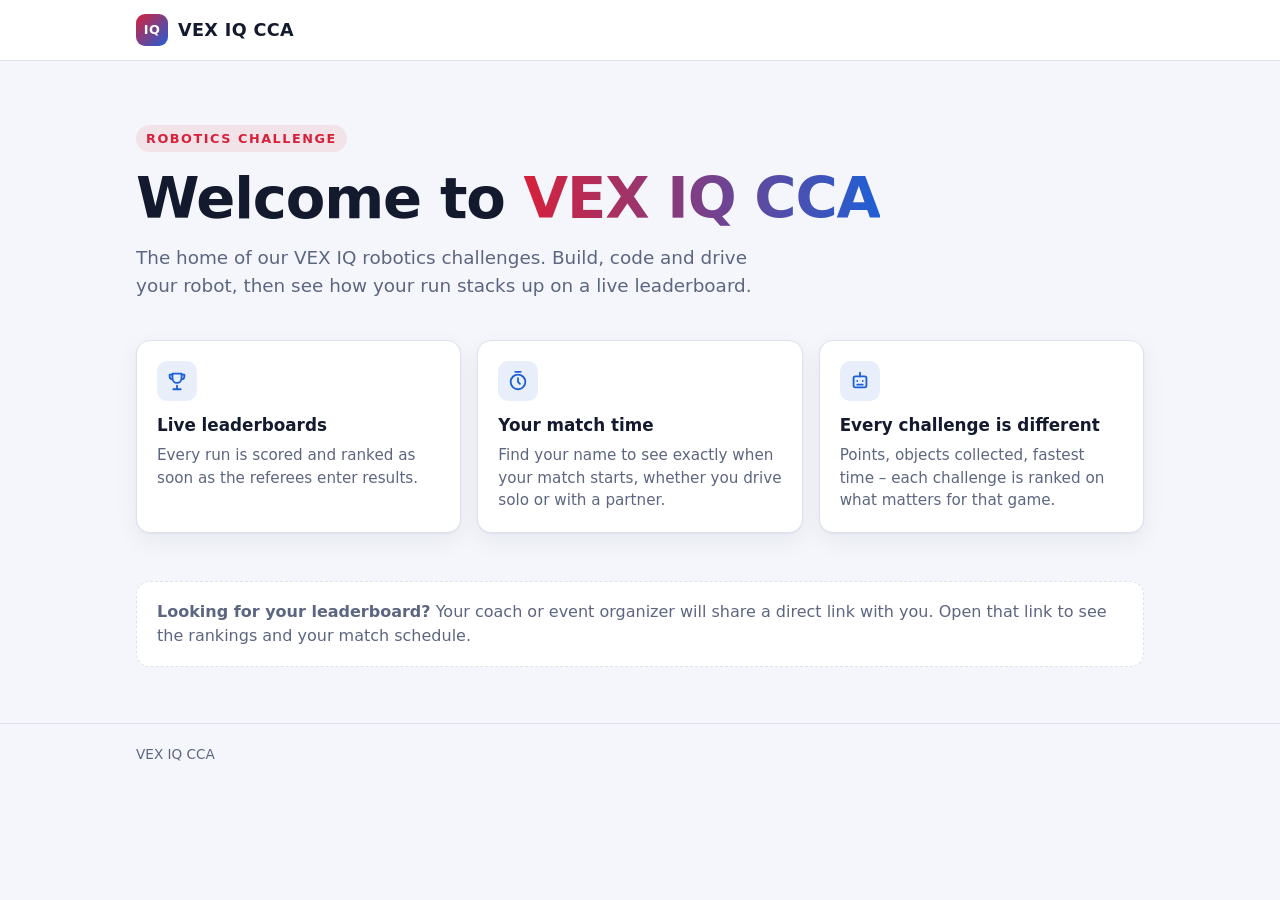
<file: index.html>
<!doctype html>
<html lang="en">
<head>
  <meta charset="utf-8">
  <meta name="viewport" content="width=device-width, initial-scale=1">
  <title>VEX IQ CCA</title>
  <meta name="description" content="VEX IQ CCA – live leaderboards and match schedules for VEX IQ robotics challenges.">
  <link rel="icon" href="data:image/svg+xml,%3Csvg xmlns='http://www.w3.org/2000/svg' viewBox='0 0 32 32'%3E%3Crect width='32' height='32' rx='8' fill='%23d6213a'/%3E%3Ctext x='16' y='21' font-family='Arial' font-weight='900' font-size='12' fill='white' text-anchor='middle'%3EIQ%3C/text%3E%3C/svg%3E">
  <link rel="stylesheet" href="assets/style.css">
</head>
<body>
  <header class="site-header">
    <div class="wrap">
      <span class="brand"><span class="brand-mark">IQ</span> VEX IQ CCA</span>
    </div>
  </header>

  <main class="wrap">
    <section class="hero">
      <span class="eyebrow">Robotics Challenge</span>
      <h1>Welcome to <span>VEX IQ CCA</span></h1>
      <p class="lead">
        The home of our VEX IQ robotics challenges. Build, code and drive your robot,
        then see how your run stacks up on a live leaderboard.
      </p>
    </section>

    <section class="features" aria-label="What you will find here">
      <div class="feature">
        <div class="icon" aria-hidden="true">
          <svg width="22" height="22" viewBox="0 0 24 24" fill="none" stroke="currentColor" stroke-width="2" stroke-linecap="round" stroke-linejoin="round"><path d="M8 21h8M12 17v4M7 4h10v5a5 5 0 0 1-10 0V4z"/><path d="M17 5h3v2a3 3 0 0 1-3 3M7 5H4v2a3 3 0 0 0 3 3"/></svg>
        </div>
        <h3>Live leaderboards</h3>
        <p>Every run is scored and ranked as soon as the referees enter results.</p>
      </div>
      <div class="feature">
        <div class="icon" aria-hidden="true">
          <svg width="22" height="22" viewBox="0 0 24 24" fill="none" stroke="currentColor" stroke-width="2" stroke-linecap="round" stroke-linejoin="round"><circle cx="12" cy="13" r="8"/><path d="M12 9v4l2 2M9 2h6"/></svg>
        </div>
        <h3>Your match time</h3>
        <p>Find your name to see exactly when your match starts, whether you drive solo or with a partner.</p>
      </div>
      <div class="feature">
        <div class="icon" aria-hidden="true">
          <svg width="22" height="22" viewBox="0 0 24 24" fill="none" stroke="currentColor" stroke-width="2" stroke-linecap="round" stroke-linejoin="round"><rect x="5" y="7" width="14" height="12" rx="2"/><path d="M12 3v4M9 12h.01M15 12h.01M9 16h6"/></svg>
        </div>
        <h3>Every challenge is different</h3>
        <p>Points, objects collected, fastest time – each challenge is ranked on what matters for that game.</p>
      </div>
    </section>

    <div class="note">
      <strong>Looking for your leaderboard?</strong>
      Your coach or event organizer will share a direct link with you. Open that link to see the
      rankings and your match schedule.
    </div>
  </main>

  <footer class="site-footer">
    <div class="wrap">VEX IQ CCA</div>
  </footer>
</body>
</html>
</file>
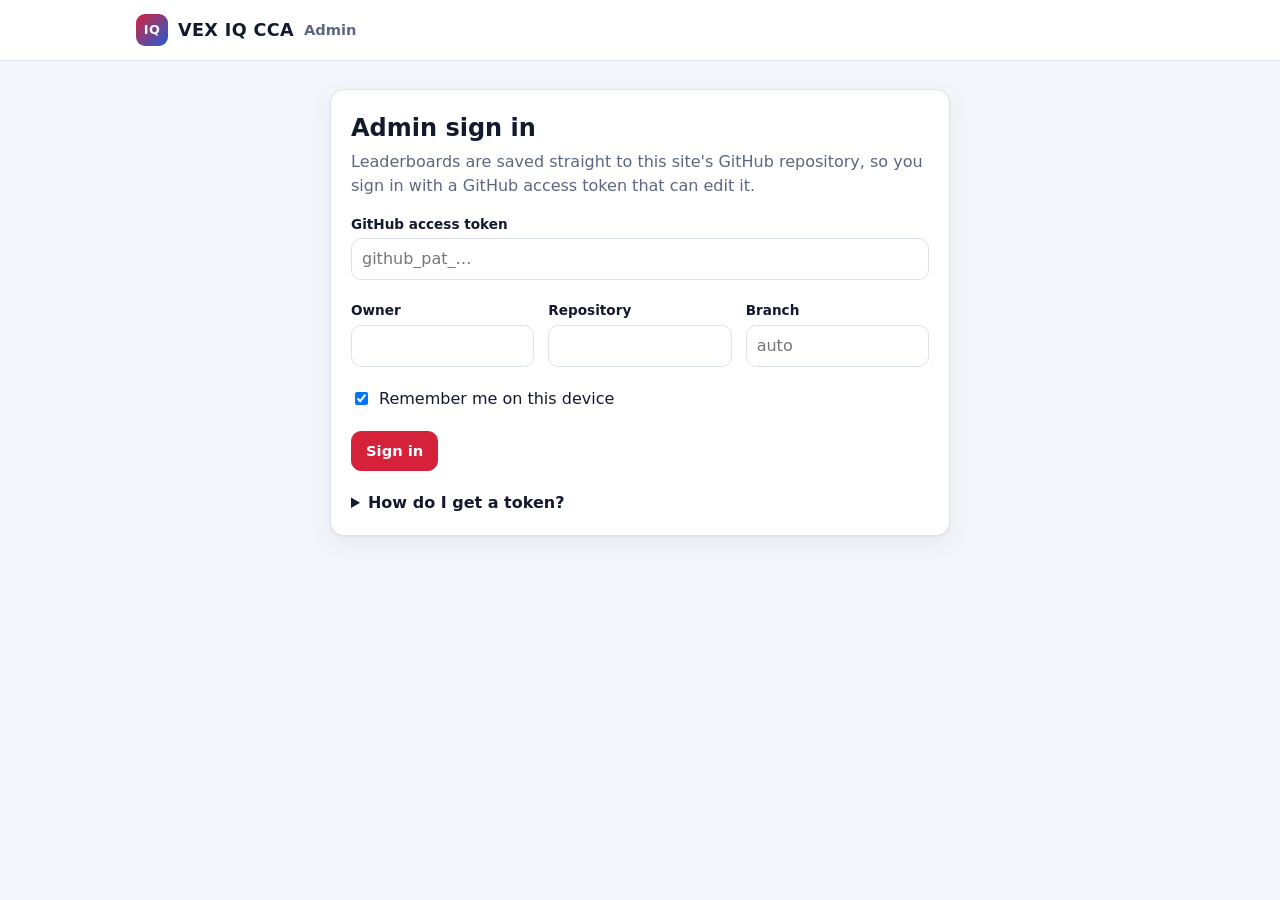
<file: admin/index.html>
<!doctype html>
<html lang="en">
<head>
  <meta charset="utf-8">
  <meta name="viewport" content="width=device-width, initial-scale=1">
  <meta name="robots" content="noindex, nofollow">
  <title>Admin · VEX IQ CCA</title>
  <link rel="icon" href="data:image/svg+xml,%3Csvg xmlns='http://www.w3.org/2000/svg' viewBox='0 0 32 32'%3E%3Crect width='32' height='32' rx='8' fill='%231f5fd6'/%3E%3Ctext x='16' y='21' font-family='Arial' font-weight='900' font-size='12' fill='white' text-anchor='middle'%3EIQ%3C/text%3E%3C/svg%3E">
  <link rel="stylesheet" href="../assets/style.css">
</head>
<body>
  <header class="site-header">
    <div class="wrap">
      <span class="brand"><span class="brand-mark">IQ</span> VEX IQ CCA <small>Admin</small></span>
      <div class="row" id="header-actions"></div>
    </div>
  </header>

  <main class="wrap admin-main" id="admin"></main>

  <script src="../assets/common.js"></script>
  <script src="../assets/admin.js"></script>
</body>
</html>
</file>
<file: assets/style.css>
:root {
  --bg: #f4f6fb;
  --surface: #ffffff;
  --surface-2: #eef1f8;
  --border: #dde2ee;
  --text: #141a2e;
  --muted: #5d6680;
  --accent: #d6213a;
  --accent-2: #1f5fd6;
  --accent-soft: rgba(214, 33, 58, 0.09);
  --blue-soft: rgba(31, 95, 214, 0.1);
  --good: #13854a;
  --good-soft: rgba(19, 133, 74, 0.12);
  --warn: #b26a00;
  --gold: #c99a06;
  --silver: #8a94a6;
  --bronze: #b06a3b;
  --shadow: 0 1px 2px rgba(20, 26, 46, 0.06), 0 8px 24px rgba(20, 26, 46, 0.06);
  --radius: 14px;
  color-scheme: light;
}

@media (prefers-color-scheme: dark) {
  :root {
    --bg: #0c1020;
    --surface: #141a2e;
    --surface-2: #1b2340;
    --border: #2a3354;
    --text: #eef1fa;
    --muted: #98a2c0;
    --accent: #ff4d63;
    --accent-2: #5b8dff;
    --accent-soft: rgba(255, 77, 99, 0.13);
    --blue-soft: rgba(91, 141, 255, 0.14);
    --good: #3ccf84;
    --good-soft: rgba(60, 207, 132, 0.14);
    --warn: #ffb547;
    --gold: #f5c84c;
    --silver: #b8c2d6;
    --bronze: #d99161;
    --shadow: 0 1px 2px rgba(0, 0, 0, 0.3), 0 8px 24px rgba(0, 0, 0, 0.25);
    color-scheme: dark;
  }
}

* { box-sizing: border-box; }

html, body { margin: 0; }

body {
  background: var(--bg);
  color: var(--text);
  font-family: system-ui, -apple-system, "Segoe UI", Roboto, "Helvetica Neue", Arial, sans-serif;
  line-height: 1.5;
  -webkit-font-smoothing: antialiased;
}

a { color: var(--accent-2); }

.wrap { max-width: 1040px; margin: 0 auto; padding: 0 16px; }

/* ---------- Header ---------- */
.site-header {
  border-bottom: 1px solid var(--border);
  background: var(--surface);
}
.site-header .wrap {
  display: flex; align-items: center; justify-content: space-between;
  gap: 12px; min-height: 60px;
}
.brand {
  display: flex; align-items: center; gap: 10px;
  font-weight: 800; letter-spacing: 0.02em; font-size: 1.1rem;
  color: var(--text); text-decoration: none;
}
.brand-mark {
  width: 32px; height: 32px; border-radius: 9px;
  display: grid; place-items: center;
  background: linear-gradient(135deg, var(--accent), var(--accent-2));
  color: #fff; font-size: 0.8rem; font-weight: 900;
}
.brand small { color: var(--muted); font-weight: 600; letter-spacing: 0; }

/* ---------- Hero / intro ---------- */
.hero { padding: 64px 0 40px; }
.hero .eyebrow {
  display: inline-block; font-size: 0.8rem; font-weight: 700; letter-spacing: 0.12em;
  text-transform: uppercase; color: var(--accent);
  background: var(--accent-soft); padding: 4px 10px; border-radius: 999px;
}
.hero h1 {
  font-size: clamp(2.2rem, 6vw, 3.6rem); line-height: 1.08; margin: 16px 0 14px;
  letter-spacing: -0.02em;
}
.hero h1 span {
  background: linear-gradient(90deg, var(--accent), var(--accent-2));
  -webkit-background-clip: text; background-clip: text; color: transparent;
}
.hero p.lead { font-size: 1.15rem; color: var(--muted); max-width: 640px; margin: 0; }

.features {
  display: grid; grid-template-columns: repeat(auto-fit, minmax(220px, 1fr));
  gap: 16px; padding-bottom: 48px;
}
.feature {
  background: var(--surface); border: 1px solid var(--border);
  border-radius: var(--radius); padding: 20px; box-shadow: var(--shadow);
}
.feature .icon {
  width: 40px; height: 40px; border-radius: 10px; display: grid; place-items: center;
  background: var(--blue-soft); color: var(--accent-2); margin-bottom: 12px;
}
.feature h3 { margin: 0 0 6px; font-size: 1.05rem; }
.feature p { margin: 0; color: var(--muted); font-size: 0.95rem; }

.note {
  background: var(--surface); border: 1px dashed var(--border); border-radius: var(--radius);
  padding: 18px 20px; color: var(--muted); margin-bottom: 56px;
}

.site-footer {
  border-top: 1px solid var(--border); color: var(--muted); font-size: 0.85rem;
  padding: 20px 0 32px;
}

/* ---------- Generic UI ---------- */
.card {
  background: var(--surface); border: 1px solid var(--border);
  border-radius: var(--radius); box-shadow: var(--shadow);
}
.card-pad { padding: 20px; }

.btn {
  appearance: none; border: 1px solid var(--border); background: var(--surface);
  color: var(--text); font: inherit; font-weight: 600; font-size: 0.92rem;
  padding: 8px 14px; border-radius: 10px; cursor: pointer;
  display: inline-flex; align-items: center; gap: 6px; text-decoration: none;
  white-space: nowrap;
}
.btn:hover { background: var(--surface-2); }
.btn:disabled { opacity: 0.55; cursor: not-allowed; }
.btn-primary { background: var(--accent); border-color: var(--accent); color: #fff; }
.btn-primary:hover { background: var(--accent); filter: brightness(1.08); }
.btn-blue { background: var(--accent-2); border-color: var(--accent-2); color: #fff; }
.btn-blue:hover { background: var(--accent-2); filter: brightness(1.08); }
.btn-ghost { background: transparent; border-color: transparent; }
.btn-danger { color: var(--accent); }
.btn-sm { padding: 5px 10px; font-size: 0.85rem; border-radius: 8px; }
.btn-icon { padding: 6px 8px; }

input[type="text"], input[type="number"], input[type="password"], input[type="search"],
input[type="datetime-local"], select, textarea {
  font: inherit; color: var(--text); background: var(--surface);
  border: 1px solid var(--border); border-radius: 10px; padding: 8px 10px;
  width: 100%; min-width: 0;
}
textarea { resize: vertical; min-height: 70px; }
input:focus, select:focus, textarea:focus, .btn:focus-visible {
  outline: 2px solid var(--accent-2); outline-offset: 1px; border-color: transparent;
}
input.invalid { border-color: var(--accent); background: var(--accent-soft); }

label.field { display: block; }
label.field > span { display: block; font-size: 0.85rem; font-weight: 600; margin-bottom: 4px; }
.hint { font-size: 0.82rem; color: var(--muted); margin-top: 4px; }
.row { display: flex; gap: 12px; flex-wrap: wrap; align-items: center; }
.grow { flex: 1 1 auto; }
.muted { color: var(--muted); }
.hidden { display: none !important; }

.chip {
  display: inline-flex; align-items: center; gap: 4px;
  font-size: 0.75rem; font-weight: 700; padding: 2px 8px; border-radius: 999px;
  background: var(--surface-2); color: var(--muted); white-space: nowrap;
}
.chip.good { background: var(--good-soft); color: var(--good); }
.chip.next { background: var(--accent-soft); color: var(--accent); }
.chip.blue { background: var(--blue-soft); color: var(--accent-2); }

.toast {
  position: fixed; left: 50%; bottom: 24px; transform: translateX(-50%);
  background: var(--text); color: var(--bg); padding: 10px 16px; border-radius: 10px;
  font-weight: 600; box-shadow: var(--shadow); z-index: 100; max-width: calc(100% - 32px);
}
.toast.error { background: var(--accent); color: #fff; }

/* ---------- Board page ---------- */
.board-head { padding: 36px 0 20px; }
.board-head h1 { margin: 6px 0 6px; font-size: clamp(1.8rem, 5vw, 2.6rem); letter-spacing: -0.015em; line-height: 1.15; }
.board-head p { margin: 0; color: var(--muted); max-width: 720px; white-space: pre-line; }

.toolbar {
  display: flex; gap: 10px; flex-wrap: wrap; align-items: center; margin-bottom: 16px;
}
.tabs {
  display: inline-flex; background: var(--surface-2); border-radius: 12px; padding: 4px;
}
.tab {
  appearance: none; border: 0; background: transparent; color: var(--muted);
  font: inherit; font-weight: 700; font-size: 0.92rem; padding: 7px 14px; border-radius: 9px; cursor: pointer;
}
.tab[aria-selected="true"] { background: var(--surface); color: var(--text); box-shadow: var(--shadow); }
.toolbar .search { flex: 1 1 200px; max-width: 320px; margin-left: auto; }

.podium {
  display: grid; grid-template-columns: repeat(3, 1fr); gap: 12px; margin-bottom: 16px;
}
.podium .p {
  padding: 16px; border-radius: var(--radius); background: var(--surface);
  border: 1px solid var(--border); box-shadow: var(--shadow); min-width: 0;
}
.podium .p .place { font-weight: 900; font-size: 0.8rem; letter-spacing: 0.08em; text-transform: uppercase; }
.podium .p .who { font-weight: 800; font-size: 1.05rem; margin: 4px 0; overflow-wrap: anywhere; }
.podium .p .what { color: var(--muted); font-size: 0.88rem; }
.podium .p1 .place { color: var(--gold); }
.podium .p2 .place { color: var(--silver); }
.podium .p3 .place { color: var(--bronze); }
.podium .p1 { border-top: 4px solid var(--gold); }
.podium .p2 { border-top: 4px solid var(--silver); }
.podium .p3 { border-top: 4px solid var(--bronze); }

.table-wrap { overflow-x: auto; border-radius: var(--radius); }
table.lb { width: 100%; border-collapse: collapse; font-size: 0.95rem; }
table.lb th, table.lb td { padding: 12px 14px; text-align: left; border-bottom: 1px solid var(--border); }
table.lb th {
  font-size: 0.75rem; text-transform: uppercase; letter-spacing: 0.06em; color: var(--muted);
  background: var(--surface-2); white-space: nowrap;
}
table.lb tr:last-child td { border-bottom: 0; }
table.lb td.num, table.lb th.num { text-align: right; font-variant-numeric: tabular-nums; white-space: nowrap; }
table.lb td.rank { font-weight: 900; width: 56px; font-variant-numeric: tabular-nums; }
table.lb tr.hl td { background: var(--blue-soft); }
.rank-1 { color: var(--gold); } .rank-2 { color: var(--silver); } .rank-3 { color: var(--bronze); }
.players { font-weight: 700; overflow-wrap: anywhere; }
.players .amp { color: var(--muted); font-weight: 500; }
.sub { color: var(--muted); font-size: 0.82rem; }

.schedule { display: grid; gap: 10px; }
.match {
  display: grid; grid-template-columns: 120px 1fr auto; gap: 14px; align-items: center;
  padding: 14px 16px; background: var(--surface); border: 1px solid var(--border);
  border-radius: var(--radius); box-shadow: var(--shadow);
}
.match.is-next { border-color: var(--accent); box-shadow: 0 0 0 3px var(--accent-soft); }
.match.is-done { opacity: 0.78; }
.match .when .t { font-weight: 900; font-size: 1.15rem; font-variant-numeric: tabular-nums; }
.match .when .d { color: var(--muted); font-size: 0.8rem; }
.match .who { min-width: 0; }
.match .res { color: var(--muted); font-size: 0.85rem; margin-top: 2px; }

.empty {
  text-align: center; padding: 48px 16px; color: var(--muted);
}
.empty h2 { color: var(--text); margin: 0 0 6px; }

.updated { color: var(--muted); font-size: 0.82rem; margin: 18px 0 40px; }

@media (max-width: 640px) {
  .podium { grid-template-columns: 1fr; }
  .match { grid-template-columns: 1fr auto; }
  .match .when { grid-column: 1 / -1; display: flex; gap: 8px; align-items: baseline; }
  .toolbar .search { max-width: none; margin-left: 0; flex-basis: 100%; }
  table.lb th, table.lb td { padding: 10px 10px; }
  .hero { padding-top: 40px; }
}

/* ---------- Admin ---------- */
.admin-main { padding: 28px 0 80px; }
.admin-main h2 { margin: 0 0 4px; }
.section { margin-bottom: 20px; }
.section-title { display: flex; align-items: center; justify-content: space-between; gap: 12px; flex-wrap: wrap; margin-bottom: 12px; }
.section-title h3 { margin: 0; font-size: 1.05rem; }

.grid-2 { display: grid; grid-template-columns: 1fr 1fr; gap: 14px; }
.grid-3 { display: grid; grid-template-columns: repeat(3, 1fr); gap: 14px; }
@media (max-width: 720px) { .grid-2, .grid-3 { grid-template-columns: 1fr; } }

.board-list { display: grid; gap: 10px; }
.board-item {
  display: flex; gap: 12px; align-items: center; flex-wrap: wrap;
  padding: 14px 16px; border: 1px solid var(--border); border-radius: 12px; background: var(--surface);
}
.board-item .info { flex: 1 1 240px; min-width: 0; }
.board-item .info strong { display: block; overflow-wrap: anywhere; }
.board-item .info code { font-size: 0.82rem; color: var(--muted); overflow-wrap: anywhere; }

.url-preview {
  display: flex; align-items: center; gap: 0; border: 1px solid var(--border); border-radius: 10px;
  overflow: hidden; background: var(--surface);
}
.url-preview .prefix {
  padding: 8px 10px; background: var(--surface-2); color: var(--muted); font-size: 0.88rem;
  white-space: nowrap; overflow: hidden; text-overflow: ellipsis; max-width: 60%;
}
.url-preview input { border: 0; border-radius: 0; }

.crit-list { display: grid; gap: 10px; }
.crit {
  display: grid; grid-template-columns: 34px 1.6fr 1fr 1.2fr 0.8fr auto; gap: 8px; align-items: center;
  padding: 10px; border: 1px solid var(--border); border-radius: 12px; background: var(--surface-2);
}
.crit .prio {
  width: 28px; height: 28px; border-radius: 8px; display: grid; place-items: center;
  font-weight: 900; font-size: 0.85rem; background: var(--surface); color: var(--accent-2);
}
.crit .acts { display: flex; gap: 4px; }
@media (max-width: 720px) {
  .crit { grid-template-columns: 34px 1fr 1fr; }
  .crit .acts { grid-column: 1 / -1; justify-content: flex-end; }
}

table.edit { border-collapse: separate; border-spacing: 0; width: 100%; font-size: 0.9rem; }
table.edit th {
  text-align: left; font-size: 0.75rem; text-transform: uppercase; letter-spacing: 0.05em;
  color: var(--muted); padding: 8px 6px; white-space: nowrap; background: var(--surface-2);
}
table.edit td { padding: 6px; border-top: 1px solid var(--border); vertical-align: middle; }
table.edit td input { min-width: 110px; padding: 6px 8px; }
table.edit td.time-cell input { min-width: 190px; }
table.edit td.idx { color: var(--muted); font-weight: 700; width: 32px; text-align: center; }

.sticky-bar {
  position: sticky; bottom: 0; z-index: 10; background: var(--surface);
  border-top: 1px solid var(--border); padding: 12px 0; margin-top: 20px;
}
.sticky-bar .wrap { display: flex; gap: 10px; align-items: center; flex-wrap: wrap; }
.dirty-dot { width: 8px; height: 8px; border-radius: 50%; background: var(--warn); display: inline-block; }

.steps { margin: 8px 0 0; padding-left: 20px; color: var(--muted); font-size: 0.9rem; }
.steps li { margin-bottom: 4px; }
.spinner {
  width: 16px; height: 16px; border-radius: 50%; border: 2px solid currentColor; border-right-color: transparent;
  display: inline-block; animation: spin 0.8s linear infinite;
}
@keyframes spin { to { transform: rotate(360deg); } }
</file>
